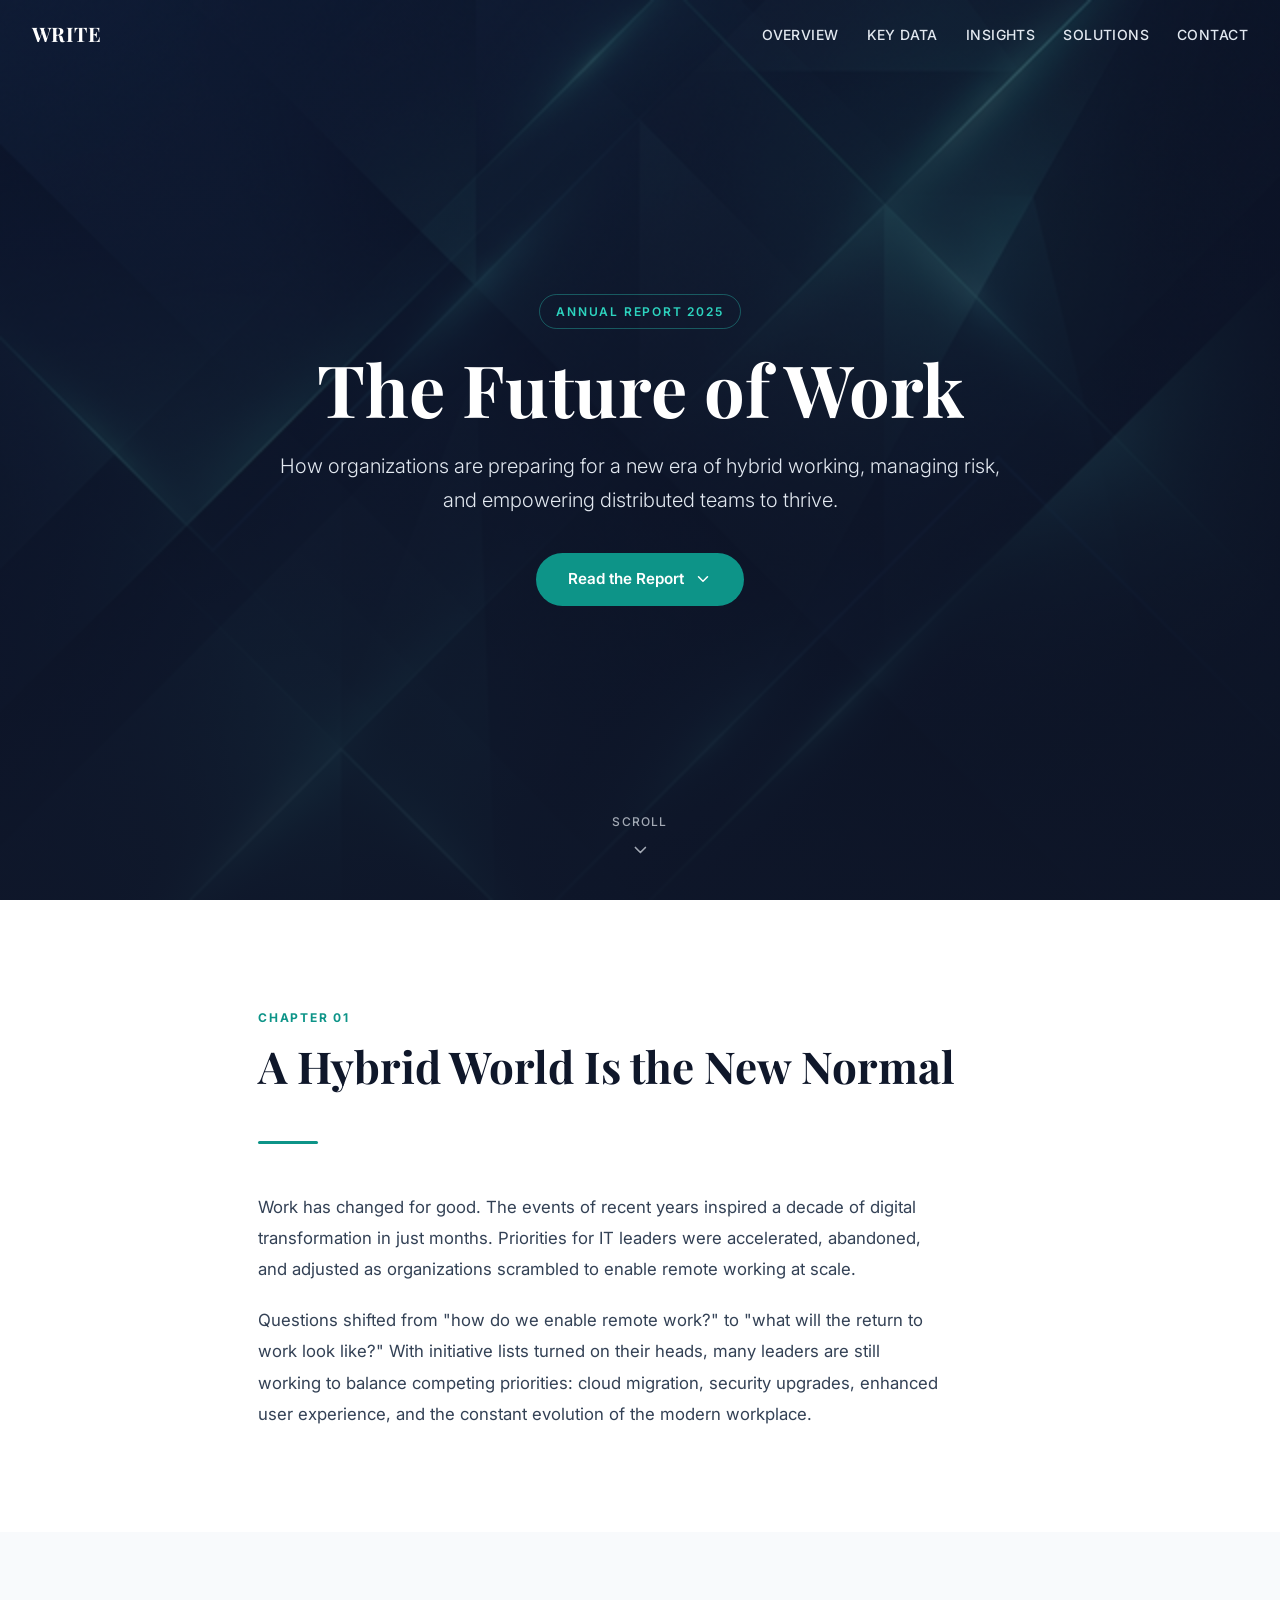
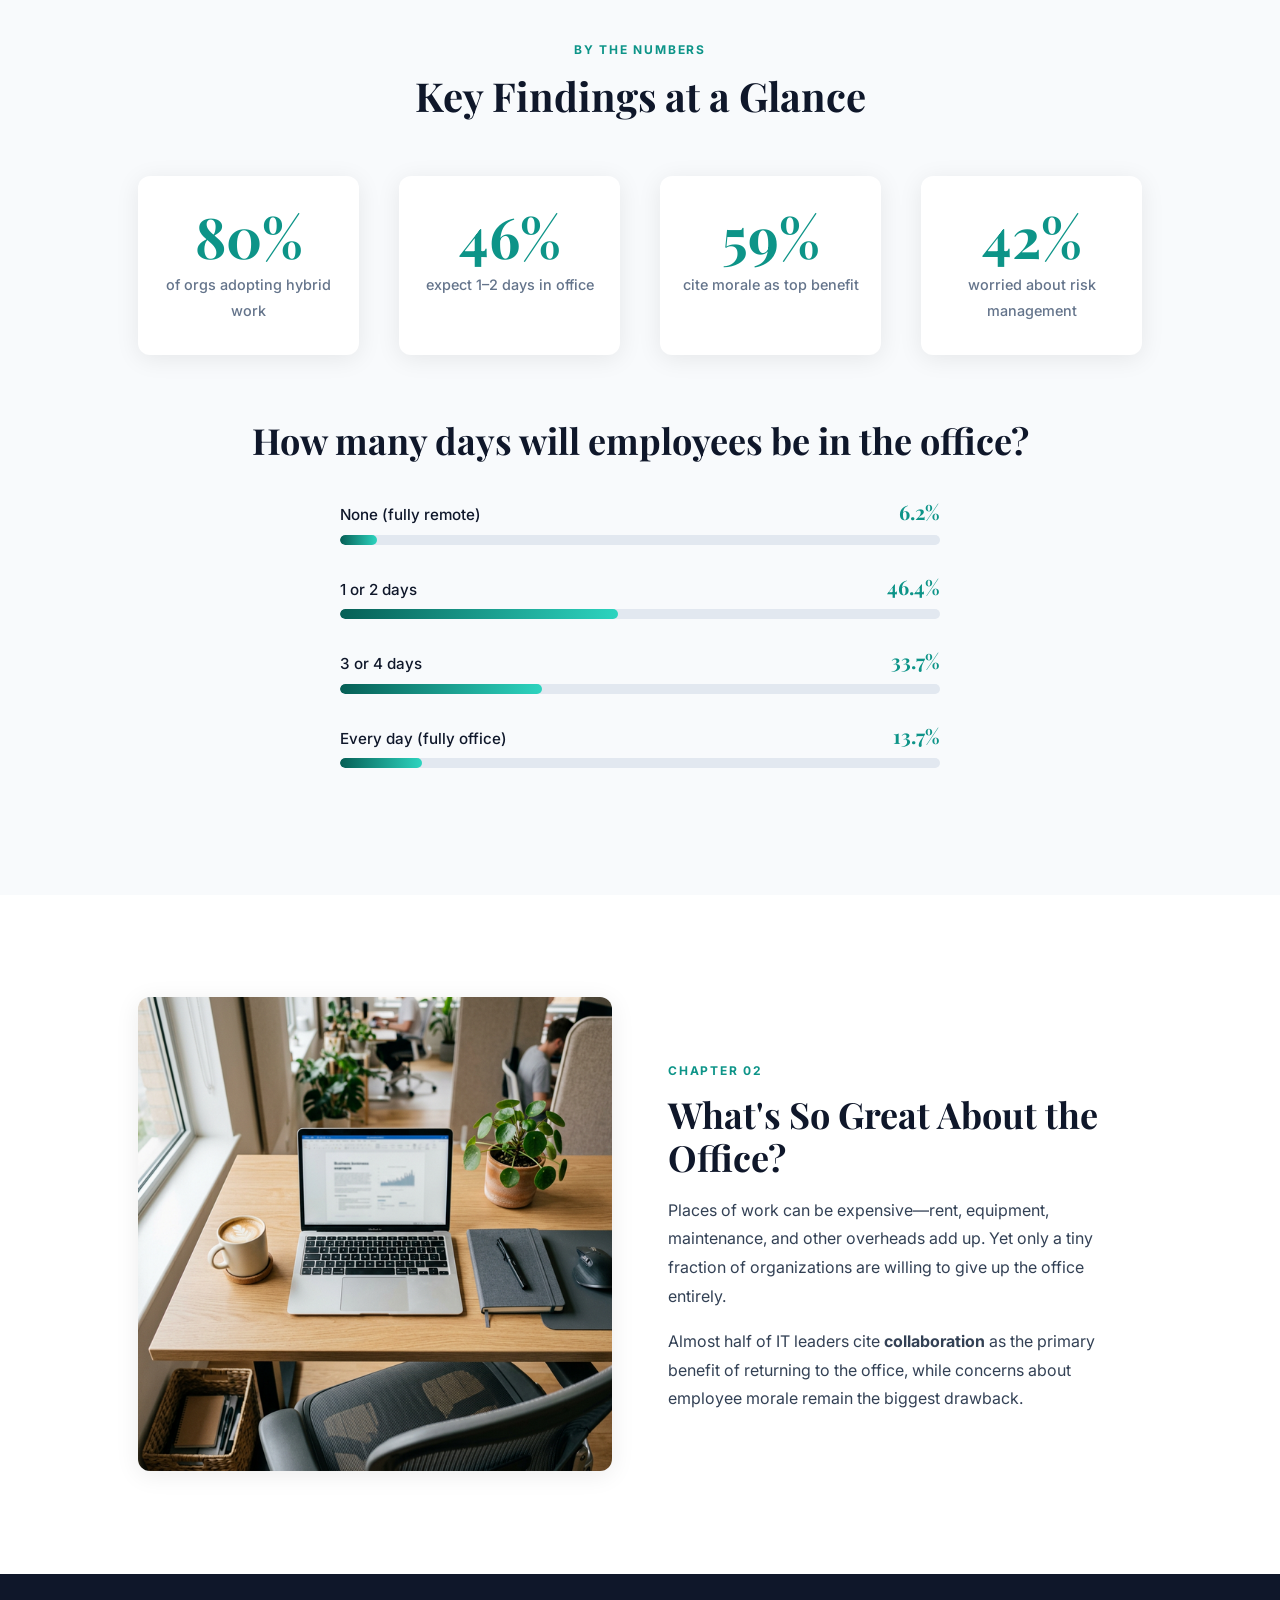
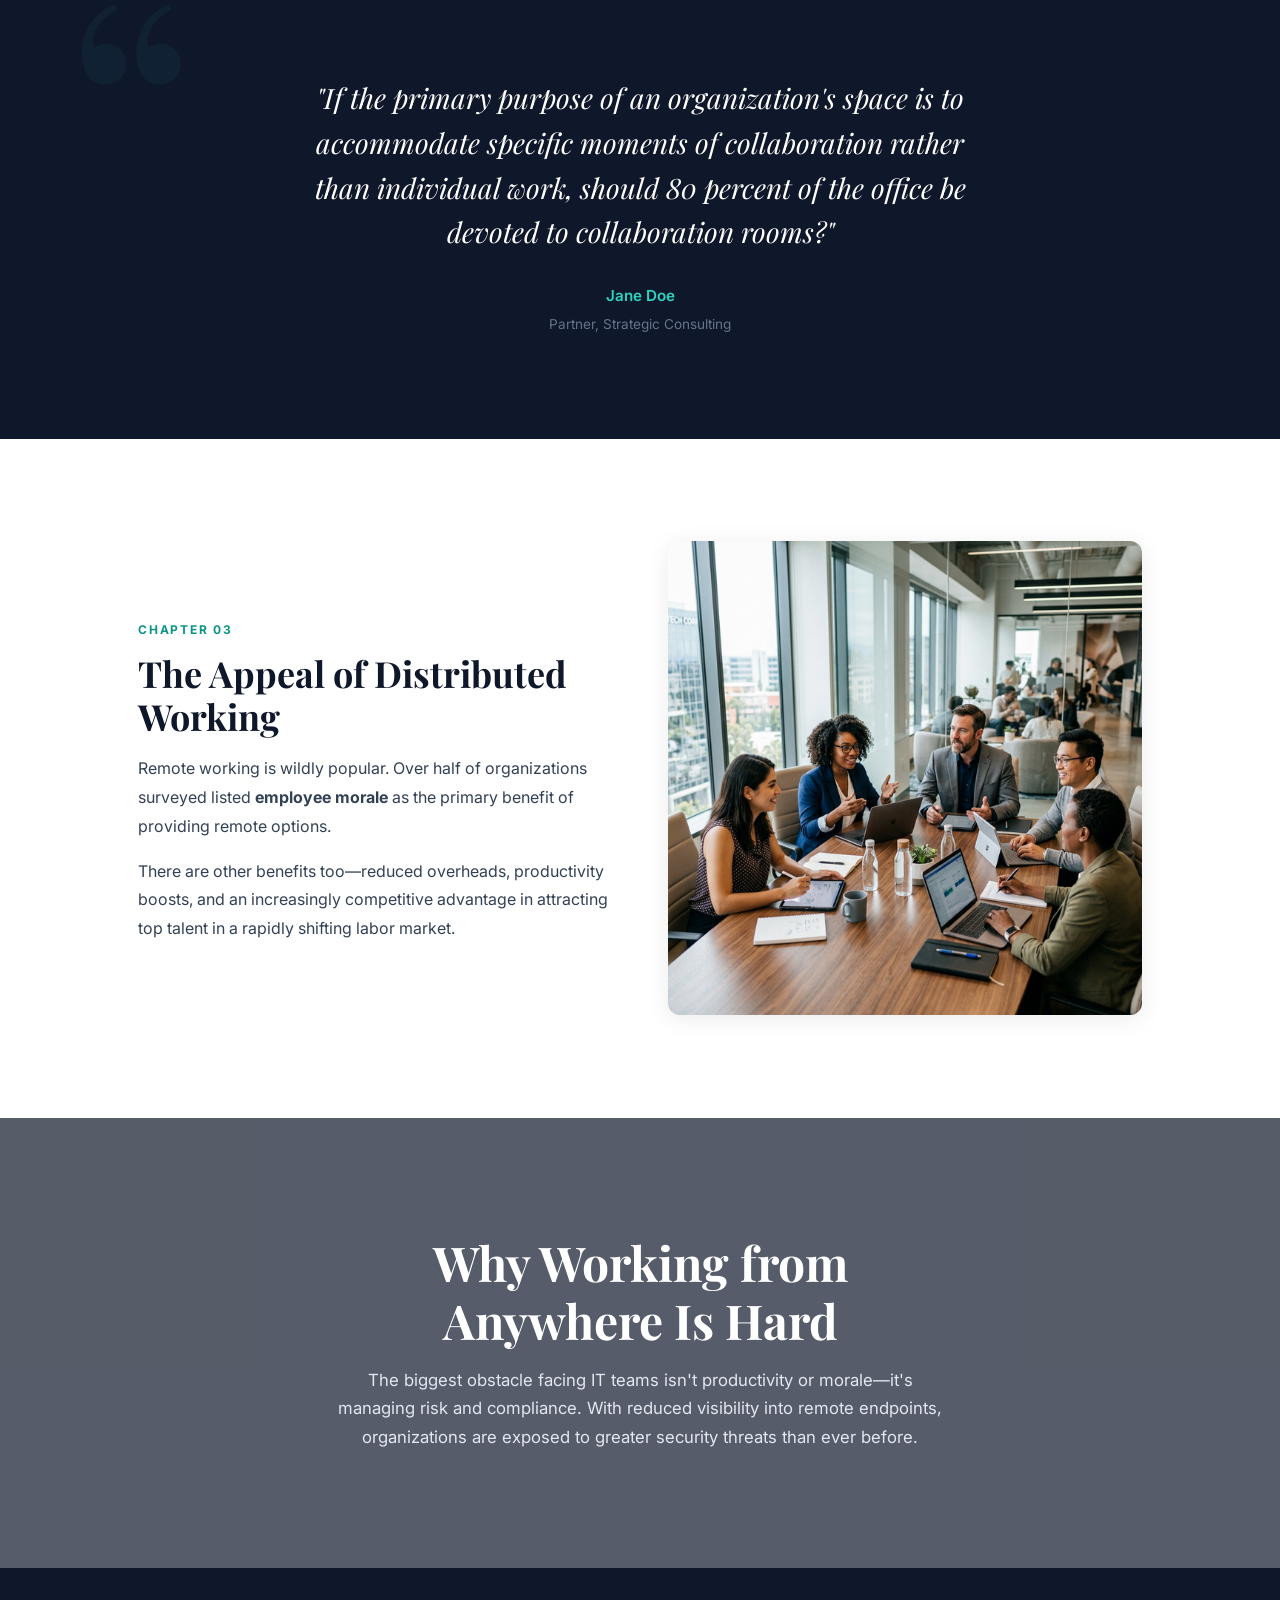
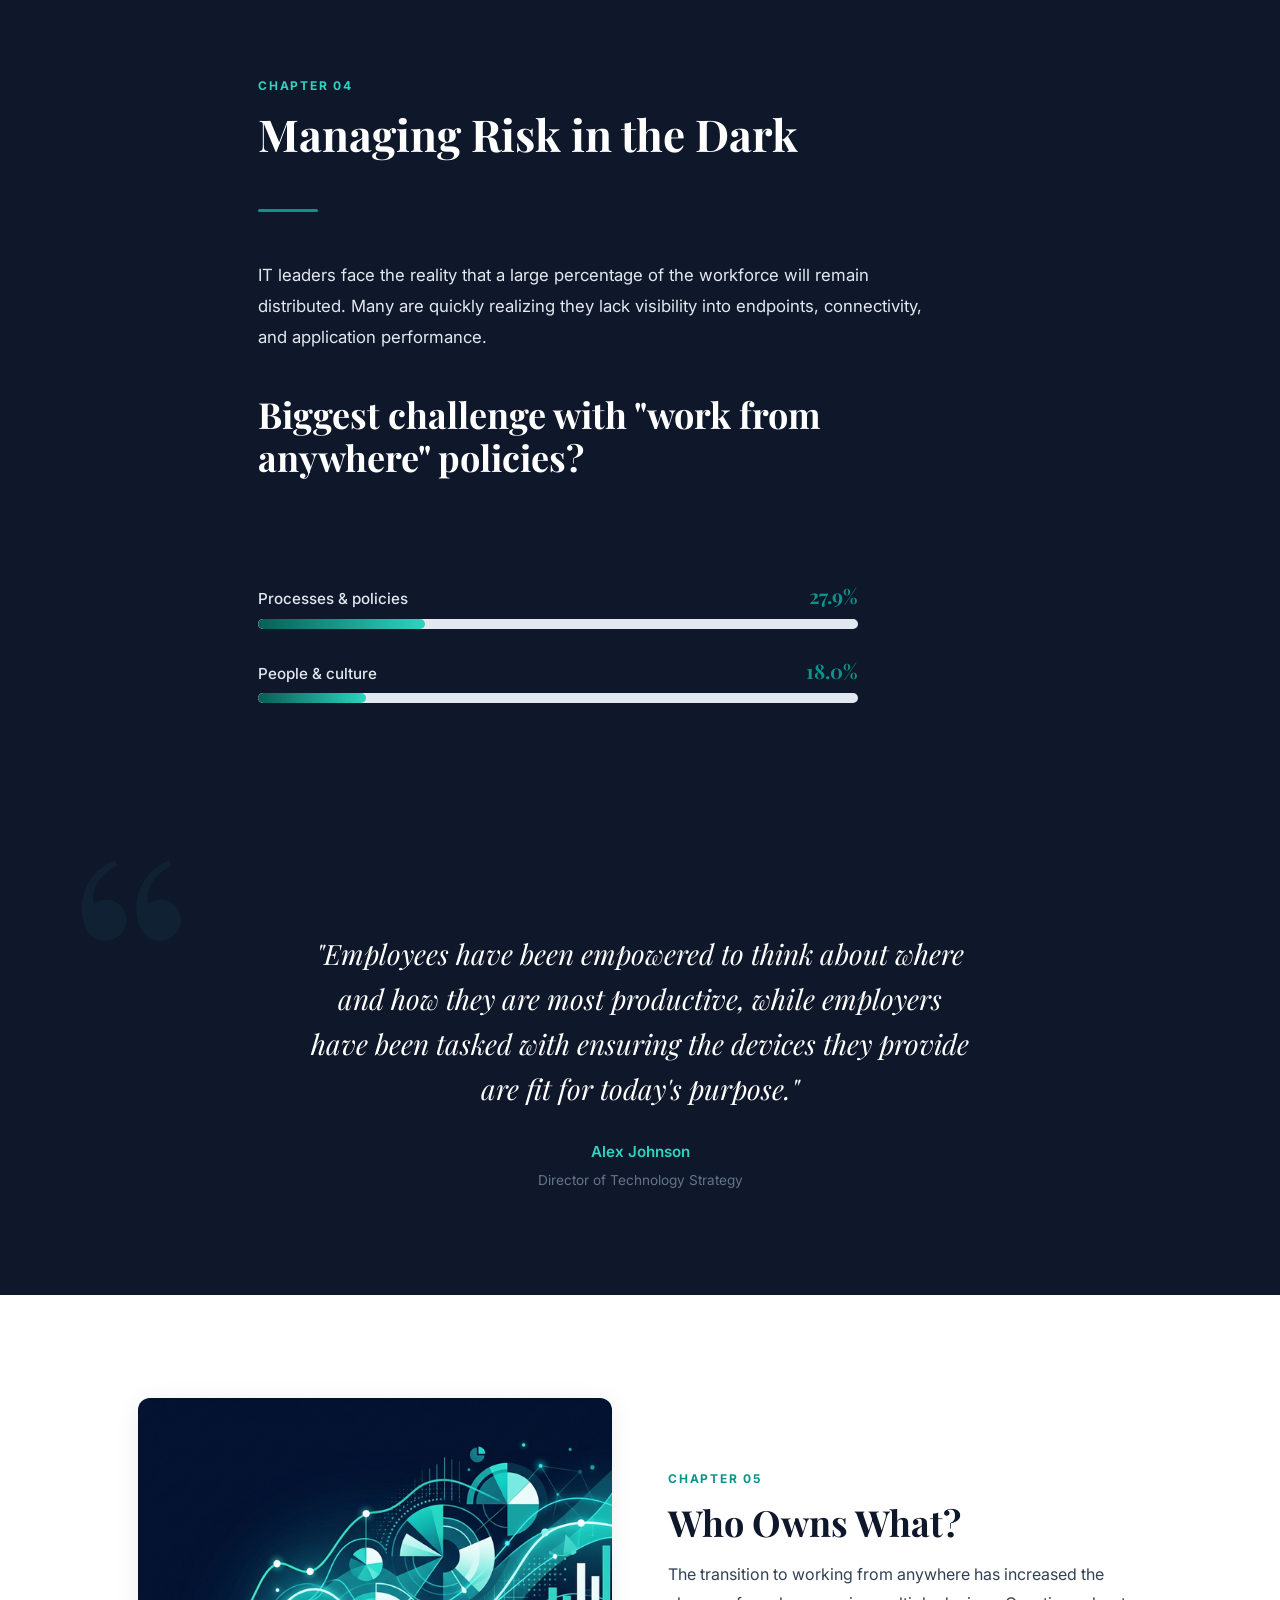
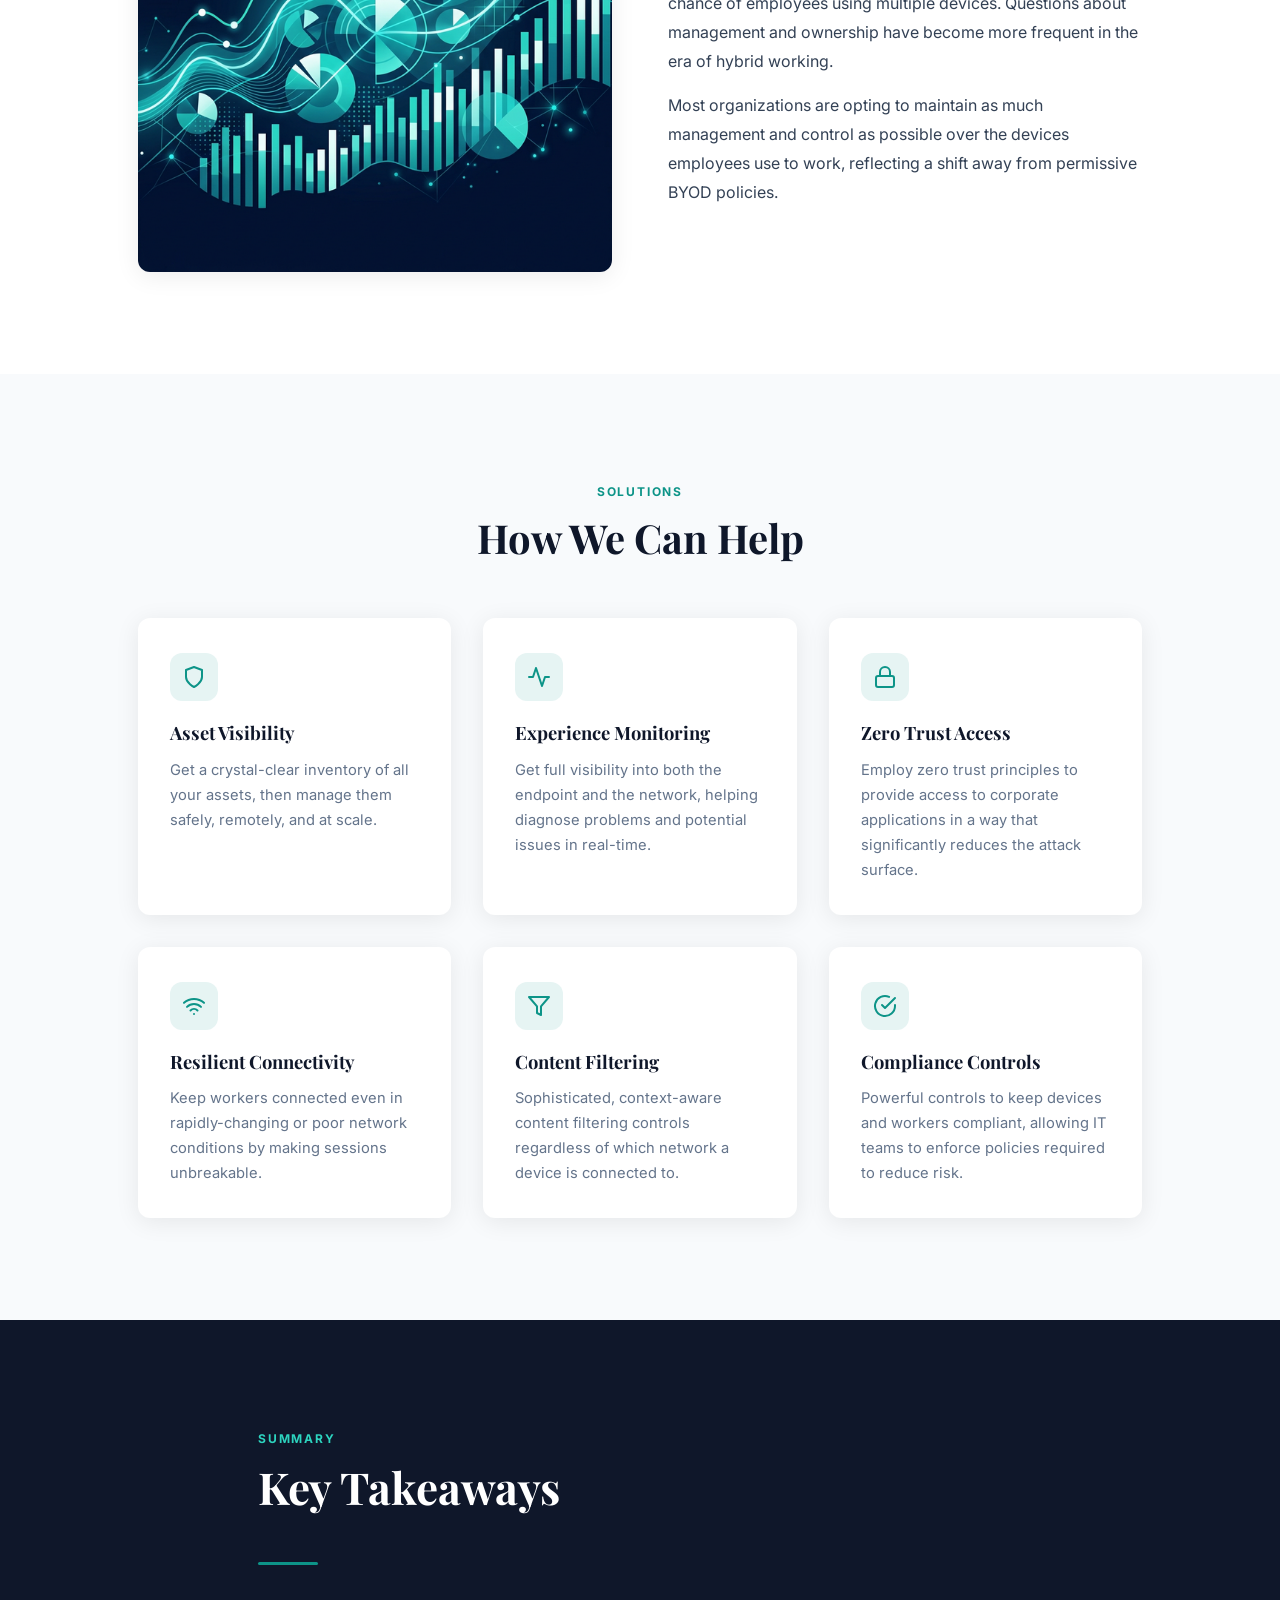
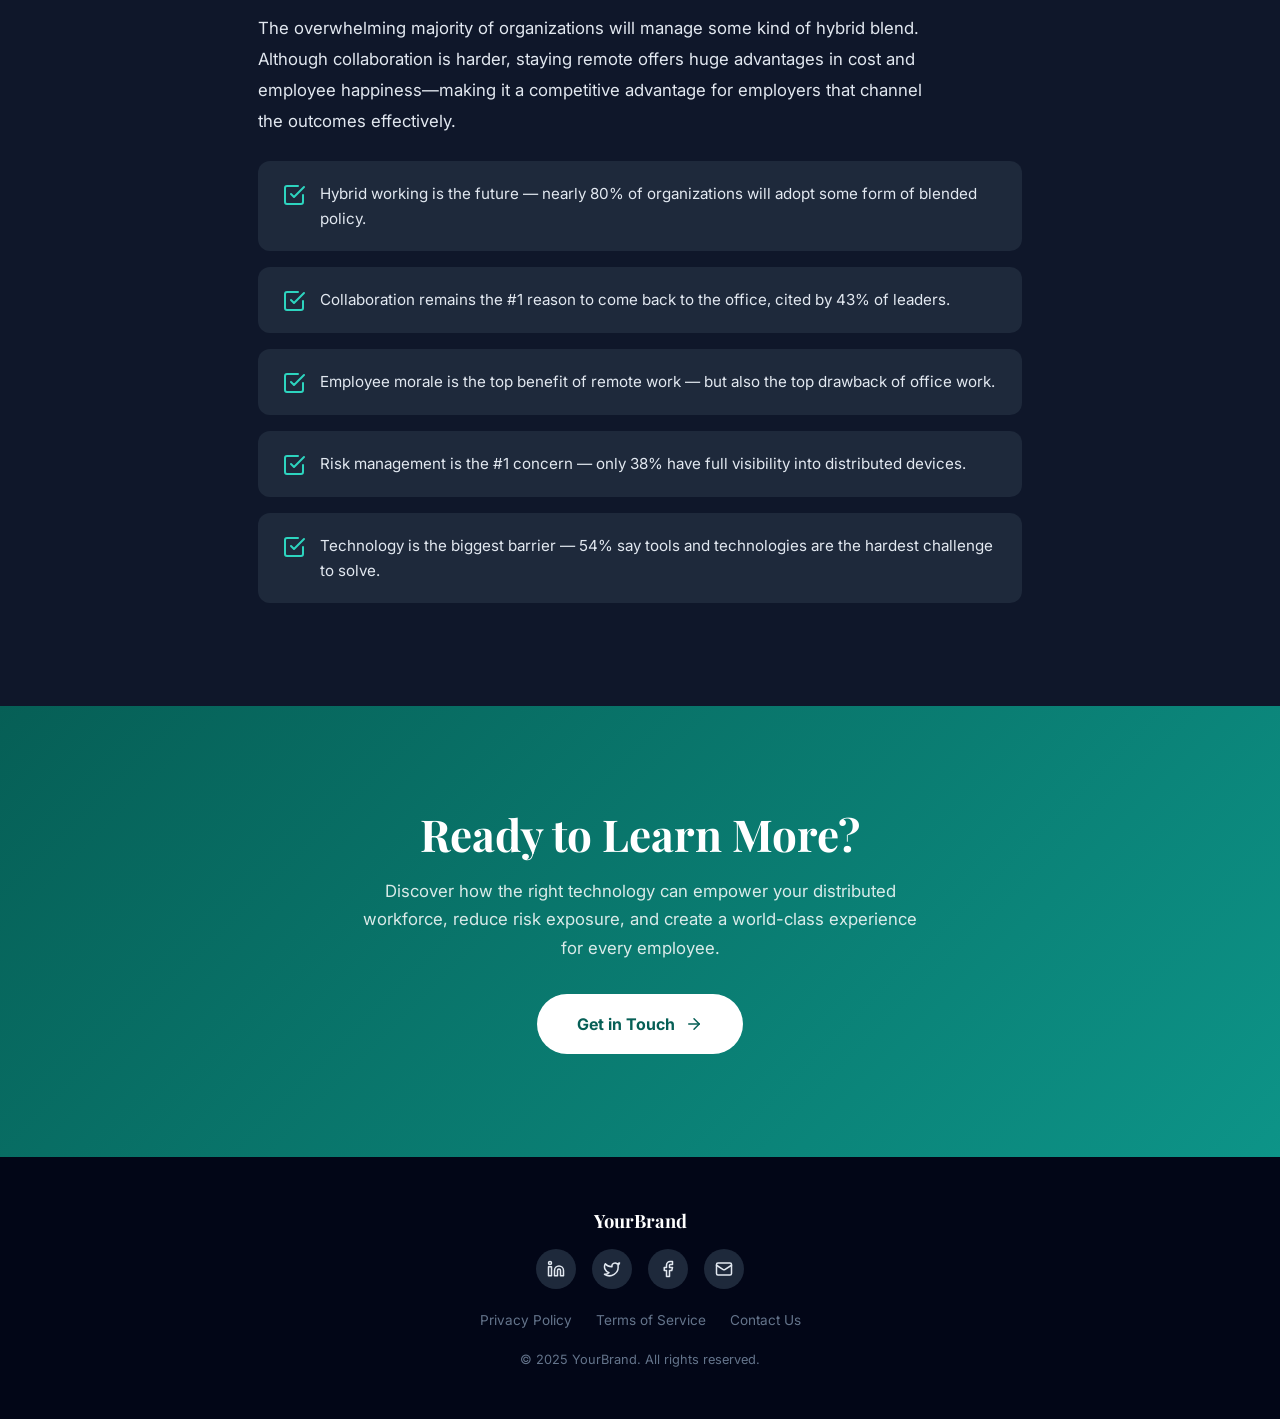
<file: index.html>
<!DOCTYPE html>
<html lang="en">
<head>
  <meta charset="UTF-8" />
  <meta name="viewport" content="width=device-width, initial-scale=1.0" />

  <!-- ═══════════ SEO — EDIT THESE ═══════════ -->
  <title>W.R.I.T.E — WITNESSING REALITY IN TEXTUAL EVIDENCE</title>
  <meta name="description" content="A scrolling storytelling report template. Replace this description with your own." />
  <meta property="og:title" content="W.R.I.T.E — WITNESSING REALITY IN TEXTUAL EVIDENCE" />
  <meta property="og:description" content="Replace this with your own Open Graph description." />
  <meta property="og:image" content="assets/images/hero-bg.png" />

  <!-- Stylesheet -->
  <link rel="stylesheet" href="styles.css" />
</head>

<body>

  <!-- ───────────────────────────────────────────
       READING PROGRESS BAR
       (automatically fills as user scrolls)
  ─────────────────────────────────────────── -->
  <div class="progress-bar" id="progressBar" aria-hidden="true"></div>

  <!-- ═══════════════════════════════════════════
       NAVIGATION
       EDIT: Change brand name and section links
  ═══════════════════════════════════════════ -->
  <nav class="site-nav" id="siteNav">
    <a href="#" class="site-nav__brand">WRITE</a>

    <ul class="site-nav__links" id="navLinks">
      <!-- EDIT: Update href values to match your section IDs -->
      <li><a href="#intro">Overview</a></li>
      <li><a href="#stats">Key Data</a></li>
      <li><a href="#details">Insights</a></li>
      <li><a href="#features">Solutions</a></li>
      <li><a href="#cta">Contact</a></li>
    </ul>

    <!-- Mobile hamburger -->
    <button class="nav-toggle" id="navToggle" aria-label="Toggle navigation">
      <span></span><span></span><span></span>
    </button>
  </nav>

  <!-- ═══════════════════════════════════════════
       SECTION 1 — HERO
       EDIT: Title, subtitle, CTA text, background image
  ═══════════════════════════════════════════ -->
  <section class="hero" id="hero">
    <!-- EDIT: Replace background image path -->
    <div class="hero__bg" style="background-image: url('assets/images/hero-bg.png');"></div>
    <div class="hero__overlay"></div>

    <div class="hero__content">
      <!-- EDIT: Tag / category label -->
      <span class="hero__tag animate-on-scroll">Annual Report 2025</span>

      <!-- EDIT: Hero headline -->
      <h1 class="hero__title animate-on-scroll" data-delay="1">
        The Future of Work
      </h1>

      <!-- EDIT: Short intro paragraph -->
      <p class="hero__subtitle animate-on-scroll" data-delay="2">
        How organizations are preparing for a new era of hybrid working, 
        managing risk, and empowering distributed teams to thrive.
      </p>

      <!-- EDIT: Call-to-action button -->
      <a href="#intro" class="hero__cta animate-on-scroll" data-delay="3">
        Read the Report
        <svg xmlns="http://www.w3.org/2000/svg" width="18" height="18" viewBox="0 0 24 24" fill="none" stroke="currentColor" stroke-width="2" stroke-linecap="round" stroke-linejoin="round"><path d="m6 9 6 6 6-6"/></svg>
      </a>
    </div>

    <!-- Scroll hint animation -->
    <div class="hero__scroll-hint">
      SCROLL
      <svg xmlns="http://www.w3.org/2000/svg" viewBox="0 0 24 24" fill="none" stroke="currentColor" stroke-width="2" stroke-linecap="round" stroke-linejoin="round"><path d="m6 9 6 6 6-6"/></svg>
    </div>
  </section>

  <!-- ═══════════════════════════════════════════
       SECTION 2 — INTRODUCTION TEXT BLOCK
       EDIT: Eyebrow, title, and body paragraphs
  ═══════════════════════════════════════════ -->
  <section class="section-intro" id="intro">
    <div class="container">
      <span class="section-intro__eyebrow animate-on-scroll">Chapter 01</span>
      <h2 class="section-intro__title animate-on-scroll" data-delay="1">
        A Hybrid World Is the New Normal
      </h2>
      <hr class="section-divider animate-on-scroll" data-delay="2" />

      <!-- EDIT: Replace these paragraphs with your own content -->
      <div class="section-intro__body animate-on-scroll" data-delay="2">
        <p>
          Work has changed for good. The events of recent years inspired a decade of digital 
          transformation in just months. Priorities for IT leaders were accelerated, abandoned, 
          and adjusted as organizations scrambled to enable remote working at scale.
        </p>
        <p>
          Questions shifted from "how do we enable remote work?" to "what will the return to 
          work look like?" With initiative lists turned on their heads, many leaders are still 
          working to balance competing priorities: cloud migration, security upgrades, enhanced 
          user experience, and the constant evolution of the modern workplace.
        </p>
      </div>
    </div>
  </section>

  <!-- ═══════════════════════════════════════════
       SECTION 3 — KEY STATISTICS
       EDIT: Numbers, labels, bar chart values
  ═══════════════════════════════════════════ -->
  <section class="section-stats" id="stats">
    <div class="container container--wide">

      <div class="features-header">
        <span class="features-header__eyebrow animate-on-scroll">By the Numbers</span>
        <h2 class="features-header__title animate-on-scroll" data-delay="1">
          Key Findings at a Glance
        </h2>
      </div>

      <!-- ── Big Number Cards ── -->
      <!-- EDIT: Change each number and label -->
      <div class="stats-grid">
        <div class="stat-card animate-on-scroll" data-delay="1">
          <div class="stat-card__number" data-count-to="80">0</div>
          <div class="stat-card__label">of orgs adopting hybrid work</div>
        </div>
        <div class="stat-card animate-on-scroll" data-delay="2">
          <div class="stat-card__number" data-count-to="46">0</div>
          <div class="stat-card__label">expect 1–2 days in office</div>
        </div>
        <div class="stat-card animate-on-scroll" data-delay="3">
          <div class="stat-card__number" data-count-to="59">0</div>
          <div class="stat-card__label">cite morale as top benefit</div>
        </div>
        <div class="stat-card animate-on-scroll" data-delay="4">
          <div class="stat-card__number" data-count-to="42">0</div>
          <div class="stat-card__label">worried about risk management</div>
        </div>
      </div>

      <!-- ── Survey Bar Chart ── -->
      <!-- EDIT: Adjust --target-width, label, and value for each bar -->
      <div style="margin-top: 4rem;">
        <h3 class="split-text__title animate-on-scroll" style="text-align:center; margin-bottom:2rem;">
          How many days will employees be in the office?
        </h3>
        <div class="bar-stats" style="max-width:600px; margin:0 auto;">
          <div class="bar-stat animate-on-scroll">
            <div class="bar-stat__header">
              <span class="bar-stat__label">None (fully remote)</span>
              <span class="bar-stat__value">6.2%</span>
            </div>
            <div class="bar-stat__track">
              <div class="bar-stat__fill" style="--target-width: 6.2%"></div>
            </div>
          </div>
          <div class="bar-stat animate-on-scroll" data-delay="1">
            <div class="bar-stat__header">
              <span class="bar-stat__label">1 or 2 days</span>
              <span class="bar-stat__value">46.4%</span>
            </div>
            <div class="bar-stat__track">
              <div class="bar-stat__fill" style="--target-width: 46.4%"></div>
            </div>
          </div>
          <div class="bar-stat animate-on-scroll" data-delay="2">
            <div class="bar-stat__header">
              <span class="bar-stat__label">3 or 4 days</span>
              <span class="bar-stat__value">33.7%</span>
            </div>
            <div class="bar-stat__track">
              <div class="bar-stat__fill" style="--target-width: 33.7%"></div>
            </div>
          </div>
          <div class="bar-stat animate-on-scroll" data-delay="3">
            <div class="bar-stat__header">
              <span class="bar-stat__label">Every day (fully office)</span>
              <span class="bar-stat__value">13.7%</span>
            </div>
            <div class="bar-stat__track">
              <div class="bar-stat__fill" style="--target-width: 13.7%"></div>
            </div>
          </div>
        </div>
      </div>

    </div>
  </section>

  <!-- ═══════════════════════════════════════════
       SECTION 4 — IMAGE + TEXT (left image)
       EDIT: Image path, eyebrow, title, body
  ═══════════════════════════════════════════ -->
  <section class="section-split" id="details">
    <div class="container container--wide">
      <div class="split-grid">

        <!-- EDIT: Replace image src -->
        <div class="split-image animate-slide-left">
          <img src="assets/images/section-1.png" alt="Modern workspace" loading="lazy" />
        </div>

        <div class="split-text animate-slide-right">
          <span class="split-text__eyebrow">Chapter 02</span>
          <h2 class="split-text__title">What's So Great About the Office?</h2>
          <div class="split-text__body">
            <p>
              Places of work can be expensive—rent, equipment, maintenance, and other overheads add up. 
              Yet only a tiny fraction of organizations are willing to give up the office entirely.
            </p>
            <p>
              Almost half of IT leaders cite <strong>collaboration</strong> as the primary benefit of 
              returning to the office, while concerns about employee morale remain the biggest drawback.
            </p>
          </div>
        </div>

      </div>
    </div>
  </section>

  <!-- ═══════════════════════════════════════════
       SECTION 5 — BLOCKQUOTE
       EDIT: Quote text, author name, role
  ═══════════════════════════════════════════ -->
  <section class="section-quote">
    <div class="quote-inner animate-on-scroll">
      <!-- EDIT: Your quote text -->
      <p class="quote-inner__text">
        "If the primary purpose of an organization's space is to accommodate specific moments 
        of collaboration rather than individual work, should 80 percent of the office be devoted 
        to collaboration rooms?"
      </p>
      <!-- EDIT: Author and role -->
      <p class="quote-inner__author">Jane Doe</p>
      <p class="quote-inner__role">Partner, Strategic Consulting</p>
    </div>
  </section>

  <!-- ═══════════════════════════════════════════
       SECTION 6 — IMAGE + TEXT (right image, reversed)
       EDIT: Image path, eyebrow, title, body
  ═══════════════════════════════════════════ -->
  <section class="section-split">
    <div class="container container--wide">
      <div class="split-grid split-grid--reverse">

        <div class="split-image animate-slide-right">
          <img src="assets/images/section-2.png" alt="Team collaboration" loading="lazy" />
        </div>

        <div class="split-text animate-slide-left">
          <span class="split-text__eyebrow">Chapter 03</span>
          <h2 class="split-text__title">The Appeal of Distributed Working</h2>
          <div class="split-text__body">
            <p>
              Remote working is wildly popular. Over half of organizations surveyed listed 
              <strong>employee morale</strong> as the primary benefit of providing remote options.
            </p>
            <p>
              There are other benefits too—reduced overheads, productivity boosts, and an increasingly 
              competitive advantage in attracting top talent in a rapidly shifting labor market.
            </p>
          </div>
        </div>

      </div>
    </div>
  </section>

  <!-- ═══════════════════════════════════════════
       SECTION 7 — FULL-WIDTH IMAGE BANNER
       EDIT: Background image, title, body text
  ═══════════════════════════════════════════ -->
  <section class="section-banner">
    <!-- EDIT: Replace background-image -->
    <div class="section-banner__bg" style="background-image: url('assets/images/quote-bg.png');"></div>
    <div class="section-banner__overlay"></div>

    <div class="section-banner__content animate-on-scroll">
      <h2 class="section-banner__title">Why Working from Anywhere Is Hard</h2>
      <p class="section-banner__body">
        The biggest obstacle facing IT teams isn't productivity or morale—it's managing 
        risk and compliance. With reduced visibility into remote endpoints, organizations 
        are exposed to greater security threats than ever before.
      </p>
    </div>
  </section>

  <!-- ═══════════════════════════════════════════
       SECTION 8 — DARK CONTENT BLOCK w/ STATS
       EDIT: Eyebrow, title, body, bar chart data
  ═══════════════════════════════════════════ -->
  <section class="section-dark">
    <div class="container">
      <span class="section-intro__eyebrow animate-on-scroll">Chapter 04</span>
      <h2 class="section-intro__title animate-on-scroll" data-delay="1">
        Managing Risk in the Dark
      </h2>
      <hr class="section-divider animate-on-scroll" data-delay="2" />

      <div class="section-intro__body animate-on-scroll" data-delay="2">
        <p>
          IT leaders face the reality that a large percentage of the workforce will remain 
          distributed. Many are quickly realizing they lack visibility into endpoints, 
          connectivity, and application performance.
        </p>
      </div>

      <!-- Survey-style bars on dark background -->
      <div class="bar-stats" style="max-width:600px; margin-top:2.5rem;">
        <h3 class="split-text__title animate-on-scroll" style="margin-bottom:1.5rem;">
          Biggest challenge with "work from anywhere" policies?
        </h3>
        <div class="bar-stat animate-on-scroll">
          <div class="bar-stat__header">
            <span class="bar-stat__label" style="color: var(--color-text-on-dark);">Tools & technologies</span>
            <span class="bar-stat__value">54.1%</span>
          </div>
          <div class="bar-stat__track">
            <div class="bar-stat__fill" style="--target-width: 54.1%"></div>
          </div>
        </div>
        <div class="bar-stat animate-on-scroll" data-delay="1">
          <div class="bar-stat__header">
            <span class="bar-stat__label" style="color: var(--color-text-on-dark);">Processes & policies</span>
            <span class="bar-stat__value">27.9%</span>
          </div>
          <div class="bar-stat__track">
            <div class="bar-stat__fill" style="--target-width: 27.9%"></div>
          </div>
        </div>
        <div class="bar-stat animate-on-scroll" data-delay="2">
          <div class="bar-stat__header">
            <span class="bar-stat__label" style="color: var(--color-text-on-dark);">People & culture</span>
            <span class="bar-stat__value">18.0%</span>
          </div>
          <div class="bar-stat__track">
            <div class="bar-stat__fill" style="--target-width: 18.0%"></div>
          </div>
        </div>
      </div>
    </div>
  </section>

  <!-- ═══════════════════════════════════════════
       SECTION 9 — SECOND BLOCKQUOTE (variation)
       EDIT: Quote text, author, role
  ═══════════════════════════════════════════ -->
  <section class="section-quote">
    <div class="quote-inner animate-on-scroll">
      <p class="quote-inner__text">
        "Employees have been empowered to think about where and how they are most productive, 
        while employers have been tasked with ensuring the devices they provide are fit for 
        today's purpose."
      </p>
      <p class="quote-inner__author">Alex Johnson</p>
      <p class="quote-inner__role">Director of Technology Strategy</p>
    </div>
  </section>

  <!-- ═══════════════════════════════════════════
       SECTION 10 — IMAGE + TEXT (data visualization)
       EDIT: Image, title, body text
  ═══════════════════════════════════════════ -->
  <section class="section-split">
    <div class="container container--wide">
      <div class="split-grid">

        <div class="split-image animate-slide-left">
          <img src="assets/images/section-3.png" alt="Data visualization" loading="lazy" />
        </div>

        <div class="split-text animate-slide-right">
          <span class="split-text__eyebrow">Chapter 05</span>
          <h2 class="split-text__title">Who Owns What?</h2>
          <div class="split-text__body">
            <p>
              The transition to working from anywhere has increased the chance of employees 
              using multiple devices. Questions about management and ownership have become 
              more frequent in the era of hybrid working.
            </p>
            <p>
              Most organizations are opting to maintain as much management and control as 
              possible over the devices employees use to work, reflecting a shift away from 
              permissive BYOD policies.
            </p>
          </div>
        </div>

      </div>
    </div>
  </section>

  <!-- ═══════════════════════════════════════════
       SECTION 11 — FEATURE CARDS / SOLUTIONS
       EDIT: Each card's icon, title, and body
  ═══════════════════════════════════════════ -->
  <section class="section-features" id="features">
    <div class="container container--wide">

      <div class="features-header">
        <span class="features-header__eyebrow animate-on-scroll">Solutions</span>
        <h2 class="features-header__title animate-on-scroll" data-delay="1">
          How We Can Help
        </h2>
      </div>

      <div class="features-grid">
        <!-- EDIT: Swap SVG icon, title, and body per card -->
        <div class="feature-card animate-on-scroll" data-delay="1">
          <div class="feature-card__icon">
            <!-- Icon: shield -->
            <svg xmlns="http://www.w3.org/2000/svg" viewBox="0 0 24 24" fill="none" stroke="currentColor" stroke-width="2" stroke-linecap="round" stroke-linejoin="round"><path d="M12 22s8-4 8-10V5l-8-3-8 3v7c0 6 8 10 8 10"/></svg>
          </div>
          <h3 class="feature-card__title">Asset Visibility</h3>
          <p class="feature-card__body">
            Get a crystal-clear inventory of all your assets, then manage them safely, 
            remotely, and at scale.
          </p>
        </div>

        <div class="feature-card animate-on-scroll" data-delay="2">
          <div class="feature-card__icon">
            <!-- Icon: activity -->
            <svg xmlns="http://www.w3.org/2000/svg" viewBox="0 0 24 24" fill="none" stroke="currentColor" stroke-width="2" stroke-linecap="round" stroke-linejoin="round"><polyline points="22 12 18 12 15 21 9 3 6 12 2 12"/></svg>
          </div>
          <h3 class="feature-card__title">Experience Monitoring</h3>
          <p class="feature-card__body">
            Get full visibility into both the endpoint and the network, helping diagnose 
            problems and potential issues in real-time.
          </p>
        </div>

        <div class="feature-card animate-on-scroll" data-delay="3">
          <div class="feature-card__icon">
            <!-- Icon: lock -->
            <svg xmlns="http://www.w3.org/2000/svg" viewBox="0 0 24 24" fill="none" stroke="currentColor" stroke-width="2" stroke-linecap="round" stroke-linejoin="round"><rect width="18" height="11" x="3" y="11" rx="2" ry="2"/><path d="M7 11V7a5 5 0 0 1 10 0v4"/></svg>
          </div>
          <h3 class="feature-card__title">Zero Trust Access</h3>
          <p class="feature-card__body">
            Employ zero trust principles to provide access to corporate applications in a 
            way that significantly reduces the attack surface.
          </p>
        </div>

        <div class="feature-card animate-on-scroll" data-delay="4">
          <div class="feature-card__icon">
            <!-- Icon: wifi -->
            <svg xmlns="http://www.w3.org/2000/svg" viewBox="0 0 24 24" fill="none" stroke="currentColor" stroke-width="2" stroke-linecap="round" stroke-linejoin="round"><path d="M12 20h.01"/><path d="M2 8.82a15 15 0 0 1 20 0"/><path d="M5 12.859a10 10 0 0 1 14 0"/><path d="M8.5 16.429a5 5 0 0 1 7 0"/></svg>
          </div>
          <h3 class="feature-card__title">Resilient Connectivity</h3>
          <p class="feature-card__body">
            Keep workers connected even in rapidly-changing or poor network conditions by 
            making sessions unbreakable.
          </p>
        </div>

        <div class="feature-card animate-on-scroll" data-delay="1">
          <div class="feature-card__icon">
            <!-- Icon: filter -->
            <svg xmlns="http://www.w3.org/2000/svg" viewBox="0 0 24 24" fill="none" stroke="currentColor" stroke-width="2" stroke-linecap="round" stroke-linejoin="round"><polygon points="22 3 2 3 10 12.46 10 19 14 21 14 12.46 22 3"/></svg>
          </div>
          <h3 class="feature-card__title">Content Filtering</h3>
          <p class="feature-card__body">
            Sophisticated, context-aware content filtering controls regardless of which 
            network a device is connected to.
          </p>
        </div>

        <div class="feature-card animate-on-scroll" data-delay="2">
          <div class="feature-card__icon">
            <!-- Icon: check-circle -->
            <svg xmlns="http://www.w3.org/2000/svg" viewBox="0 0 24 24" fill="none" stroke="currentColor" stroke-width="2" stroke-linecap="round" stroke-linejoin="round"><path d="M22 11.08V12a10 10 0 1 1-5.93-9.14"/><path d="m9 11 3 3L22 4"/></svg>
          </div>
          <h3 class="feature-card__title">Compliance Controls</h3>
          <p class="feature-card__body">
            Powerful controls to keep devices and workers compliant, allowing IT teams to 
            enforce policies required to reduce risk.
          </p>
        </div>
      </div>

    </div>
  </section>

  <!-- ═══════════════════════════════════════════
       SECTION 12 — SUMMARY (dark block with bullet list)
       EDIT: Title, body, and list items
  ═══════════════════════════════════════════ -->
  <section class="section-dark">
    <div class="container">
      <span class="section-intro__eyebrow animate-on-scroll">Summary</span>
      <h2 class="section-intro__title animate-on-scroll" data-delay="1">
        Key Takeaways
      </h2>
      <hr class="section-divider animate-on-scroll" data-delay="2" />

      <div class="section-intro__body animate-on-scroll" data-delay="2">
        <p>
          The overwhelming majority of organizations will manage some kind of hybrid blend. 
          Although collaboration is harder, staying remote offers huge advantages in cost and 
          employee happiness—making it a competitive advantage for employers that channel the 
          outcomes effectively.
        </p>
      </div>

      <!-- EDIT: Add or remove list items as needed -->
      <ul class="items-list animate-on-scroll" data-delay="3">
        <li>
          <svg class="list-icon" xmlns="http://www.w3.org/2000/svg" viewBox="0 0 24 24" fill="none" stroke="currentColor" stroke-width="2" stroke-linecap="round" stroke-linejoin="round"><path d="m9 11 3 3L22 4"/><path d="M21 12v7a2 2 0 0 1-2 2H5a2 2 0 0 1-2-2V5a2 2 0 0 1 2-2h11"/></svg>
          <span>Hybrid working is the future — nearly 80% of organizations will adopt some form of blended policy.</span>
        </li>
        <li>
          <svg class="list-icon" xmlns="http://www.w3.org/2000/svg" viewBox="0 0 24 24" fill="none" stroke="currentColor" stroke-width="2" stroke-linecap="round" stroke-linejoin="round"><path d="m9 11 3 3L22 4"/><path d="M21 12v7a2 2 0 0 1-2 2H5a2 2 0 0 1-2-2V5a2 2 0 0 1 2-2h11"/></svg>
          <span>Collaboration remains the #1 reason to come back to the office, cited by 43% of leaders.</span>
        </li>
        <li>
          <svg class="list-icon" xmlns="http://www.w3.org/2000/svg" viewBox="0 0 24 24" fill="none" stroke="currentColor" stroke-width="2" stroke-linecap="round" stroke-linejoin="round"><path d="m9 11 3 3L22 4"/><path d="M21 12v7a2 2 0 0 1-2 2H5a2 2 0 0 1-2-2V5a2 2 0 0 1 2-2h11"/></svg>
          <span>Employee morale is the top benefit of remote work — but also the top drawback of office work.</span>
        </li>
        <li>
          <svg class="list-icon" xmlns="http://www.w3.org/2000/svg" viewBox="0 0 24 24" fill="none" stroke="currentColor" stroke-width="2" stroke-linecap="round" stroke-linejoin="round"><path d="m9 11 3 3L22 4"/><path d="M21 12v7a2 2 0 0 1-2 2H5a2 2 0 0 1-2-2V5a2 2 0 0 1 2-2h11"/></svg>
          <span>Risk management is the #1 concern — only 38% have full visibility into distributed devices.</span>
        </li>
        <li>
          <svg class="list-icon" xmlns="http://www.w3.org/2000/svg" viewBox="0 0 24 24" fill="none" stroke="currentColor" stroke-width="2" stroke-linecap="round" stroke-linejoin="round"><path d="m9 11 3 3L22 4"/><path d="M21 12v7a2 2 0 0 1-2 2H5a2 2 0 0 1-2-2V5a2 2 0 0 1 2-2h11"/></svg>
          <span>Technology is the biggest barrier — 54% say tools and technologies are the hardest challenge to solve.</span>
        </li>
      </ul>
    </div>
  </section>

  <!-- ═══════════════════════════════════════════
       SECTION 13 — CALL TO ACTION / ENDING
       EDIT: Title, body, button text and link
  ═══════════════════════════════════════════ -->
  <section class="section-cta" id="cta">
    <div class="container">
      <h2 class="section-cta__title animate-on-scroll">Ready to Learn More?</h2>
      <p class="section-cta__body animate-on-scroll" data-delay="1">
        Discover how the right technology can empower your distributed workforce, reduce risk 
        exposure, and create a world-class experience for every employee.
      </p>
      <!-- EDIT: Button text and destination -->
      <a href="#" class="section-cta__btn animate-on-scroll" data-delay="2">
        Get in Touch
        <svg xmlns="http://www.w3.org/2000/svg" width="18" height="18" viewBox="0 0 24 24" fill="none" stroke="currentColor" stroke-width="2" stroke-linecap="round" stroke-linejoin="round"><path d="M5 12h14"/><path d="m12 5 7 7-7 7"/></svg>
      </a>
    </div>
  </section>

  <!-- ═══════════════════════════════════════════
       FOOTER
       EDIT: Brand name, links, copyright year
  ═══════════════════════════════════════════ -->
  <footer class="site-footer">
    <div class="container">
      <p class="site-footer__brand">YourBrand</p>

      <!-- Social links —— EDIT: Update href values -->
      <div class="social-links">
        <a href="#" aria-label="LinkedIn">
          <svg xmlns="http://www.w3.org/2000/svg" viewBox="0 0 24 24" fill="none" stroke="currentColor" stroke-width="2" stroke-linecap="round" stroke-linejoin="round"><path d="M16 8a6 6 0 0 1 6 6v7h-4v-7a2 2 0 0 0-4 0v7h-4v-7a6 6 0 0 1 6-6z"/><rect width="4" height="12" x="2" y="9"/><circle cx="4" cy="4" r="2"/></svg>
        </a>
        <a href="#" aria-label="Twitter / X">
          <svg xmlns="http://www.w3.org/2000/svg" viewBox="0 0 24 24" fill="none" stroke="currentColor" stroke-width="2" stroke-linecap="round" stroke-linejoin="round"><path d="M22 4s-.7 2.1-2 3.4c1.6 10-9.4 17.3-18 11.6 2.2.1 4.4-.6 6-2C3 15.5.5 9.6 3 5c2.2 2.6 5.6 4.1 9 4-.9-4.2 4-6.6 7-3.8 1.1 0 3-1.2 3-1.2z"/></svg>
        </a>
        <a href="#" aria-label="Facebook">
          <svg xmlns="http://www.w3.org/2000/svg" viewBox="0 0 24 24" fill="none" stroke="currentColor" stroke-width="2" stroke-linecap="round" stroke-linejoin="round"><path d="M18 2h-3a5 5 0 0 0-5 5v3H7v4h3v8h4v-8h3l1-4h-4V7a1 1 0 0 1 1-1h3z"/></svg>
        </a>
        <a href="#" aria-label="Email">
          <svg xmlns="http://www.w3.org/2000/svg" viewBox="0 0 24 24" fill="none" stroke="currentColor" stroke-width="2" stroke-linecap="round" stroke-linejoin="round"><rect width="20" height="16" x="2" y="4" rx="2"/><path d="m22 7-8.97 5.7a1.94 1.94 0 0 1-2.06 0L2 7"/></svg>
        </a>
      </div>

      <!-- Footer links -->
      <ul class="site-footer__links">
        <li><a href="#">Privacy Policy</a></li>
        <li><a href="#">Terms of Service</a></li>
        <li><a href="#">Contact Us</a></li>
      </ul>

      <!-- EDIT: Copyright year and company name -->
      <p class="site-footer__copy">&copy; 2025 YourBrand. All rights reserved.</p>
    </div>
  </footer>

  <!-- JavaScript -->
  <script src="script.js"></script>
</body>
</html>
</file>
<file: styles.css>
/* =============================================================
   SCROLLING REPORT TEMPLATE — styles.css
   =============================================================
   CUSTOMIZATION GUIDE
   ───────────────────
   • Change colours    → edit the CSS variables in :root
   • Change fonts      → swap the Google Fonts @import + font-family vars
   • Change spacing    → adjust --section-padding-* variables
   • Change max width  → adjust --content-max-width
   ============================================================= */

/* ── Google Fonts ─────────────────────────────────────────────── */
/* EDIT: Replace these fonts with your preferred Google Fonts */
@import url('https://fonts.googleapis.com/css2?family=Inter:wght@300;400;500;600;700;800;900&family=Playfair+Display:ital,wght@0,400;0,700;1,400&display=swap');

/* ── CSS Variables (Design Tokens) ───────────────────────────── */
/* EDIT: Change these values to rebrand the entire site instantly */
:root {
  /* ── Primary palette ── */
  --color-primary:        #0d9488;          /* teal accent              */
  --color-primary-light:  #2dd4bf;          /* lighter teal             */
  --color-primary-dark:   #065f56;          /* darker teal              */

  /* ── Neutral palette ── */
  --color-bg-dark:        #0f172a;          /* deep navy (hero, dark sections) */
  --color-bg-darker:      #020617;          /* near-black               */
  --color-bg-light:       #f8fafc;          /* off-white sections       */
  --color-bg-white:       #ffffff;          /* white                    */
  --color-bg-accent:      #1e293b;          /* dark slate (cards, etc.) */

  /* ── Text colours ── */
  --color-text-heading:   #0f172a;          /* headings on light bgs    */
  --color-text-body:      #334155;          /* body text on light bgs   */
  --color-text-muted:     #64748b;          /* captions / secondary     */
  --color-text-on-dark:   #e2e8f0;         /* body text on dark bgs    */
  --color-text-on-dark-h: #ffffff;          /* headings on dark bgs     */

  /* ── Accent / highlight ── */
  --color-highlight:      #f59e0b;          /* amber highlight          */
  --color-stat-bar:       var(--color-primary);
  --color-stat-bar-bg:    #e2e8f0;

  /* ── Typography ── */
  --font-heading: 'Playfair Display', Georgia, serif;
  --font-body:    'Inter', system-ui, -apple-system, sans-serif;

  /* ── Spacing ── */
  --section-padding-y:    clamp(4rem, 8vw, 8rem);
  --section-padding-x:    clamp(1.25rem, 5vw, 3rem);
  --content-max-width:    860px;
  --content-max-width-lg: 1100px;

  /* ── Misc ── */
  --border-radius:        12px;
  --transition-speed:     0.35s;
  --shadow-card:          0 4px 24px rgba(0,0,0,.08);
  --shadow-card-hover:    0 8px 40px rgba(0,0,0,.14);
}

/* ── Reset & Base ────────────────────────────────────────────── */
*, *::before, *::after { box-sizing: border-box; margin: 0; padding: 0; }

html {
  scroll-behavior: smooth;
  font-size: 16px;
  -webkit-font-smoothing: antialiased;
  -moz-osx-font-smoothing: grayscale;
}

body {
  font-family: var(--font-body);
  color: var(--color-text-body);
  background: var(--color-bg-white);
  line-height: 1.75;
  overflow-x: hidden;
}

img { max-width: 100%; height: auto; display: block; }
a   { color: var(--color-primary); text-decoration: none; transition: color var(--transition-speed); }
a:hover { color: var(--color-primary-light); }

/* ── Utility Classes ─────────────────────────────────────────── */
.container {
  width: 100%;
  max-width: var(--content-max-width);
  margin: 0 auto;
  padding: 0 var(--section-padding-x);
}
.container--wide {
  max-width: var(--content-max-width-lg);
}

/* ── Progress Bar (top of page) ──────────────────────────────── */
/* EDIT: Change colour via --color-primary */
.progress-bar {
  position: fixed;
  top: 0; left: 0;
  width: 0%;
  height: 4px;
  background: linear-gradient(90deg, var(--color-primary), var(--color-primary-light));
  z-index: 9999;
  transition: width 0.15s ease-out;
}

/* ── Scroll-triggered Animations ─────────────────────────────── */
.animate-on-scroll {
  opacity: 0;
  transform: translateY(40px);
  transition: opacity 0.8s cubic-bezier(.22,1,.36,1),
              transform 0.8s cubic-bezier(.22,1,.36,1);
}
.animate-on-scroll.is-visible {
  opacity: 1;
  transform: translateY(0);
}
/* Stagger helper: add data-delay="1" … "4" for cascading effect */
.animate-on-scroll[data-delay="1"] { transition-delay: .12s; }
.animate-on-scroll[data-delay="2"] { transition-delay: .24s; }
.animate-on-scroll[data-delay="3"] { transition-delay: .36s; }
.animate-on-scroll[data-delay="4"] { transition-delay: .48s; }

/* Slide-in from left */
.animate-slide-left {
  opacity: 0;
  transform: translateX(-60px);
  transition: opacity 0.8s cubic-bezier(.22,1,.36,1),
              transform 0.8s cubic-bezier(.22,1,.36,1);
}
.animate-slide-left.is-visible {
  opacity: 1;
  transform: translateX(0);
}

/* Slide-in from right */
.animate-slide-right {
  opacity: 0;
  transform: translateX(60px);
  transition: opacity 0.8s cubic-bezier(.22,1,.36,1),
              transform 0.8s cubic-bezier(.22,1,.36,1);
}
.animate-slide-right.is-visible {
  opacity: 1;
  transform: translateX(0);
}

/* Scale-up (for images) */
.animate-scale {
  opacity: 0;
  transform: scale(.92);
  transition: opacity 0.8s cubic-bezier(.22,1,.36,1),
              transform 0.8s cubic-bezier(.22,1,.36,1);
}
.animate-scale.is-visible {
  opacity: 1;
  transform: scale(1);
}

/* ── Floating Storytelling Elements ── */
.floating-element {
  position: fixed;
  z-index: 10;
  pointer-events: none; /* Let users click through to the page */
  animation: floatAnim 10s ease-in-out infinite;
  border-radius: var(--border-radius);
  overflow: hidden;
  box-shadow: var(--shadow-card-hover);
  opacity: 0.6; /* Slightly transparent to not distract fully from text */
  transition: opacity var(--transition-speed);
}
.floating-element img {
  width: 100%;
  height: 100%;
  object-fit: cover;
}

/* Distinct positioning/timing for each floating image */
.float-1 {
  width: 220px; height: 320px;
  top: 15%; left: 2%;
  animation-duration: 12s;
}
.float-2 {
  width: 280px; height: 190px;
  top: 60%; right: -20px;
  animation-duration: 14s;
  animation-delay: 2s;
}
.float-3 {
  width: 180px; height: 180px;
  top: 75%; left: -40px;
  animation-duration: 9s;
  animation-delay: 4s;
  border-radius: 50%; /* Make this one a circle for variety */
}

@keyframes floatAnim {
  0%, 100% { transform: translateY(0) rotate(-2deg); }
  50% { transform: translateY(-40px) rotate(3deg); }
}

@media (max-width: 1024px) {
  .floating-element { opacity: 0.2; } /* Fade out more on smaller screens */
}
@media (max-width: 768px) {
  .floating-element { display: none; } /* Hide completely on mobile */
}

/* ══════════════════════════════════════════════════════════════
   SECTION: Navigation (sticky, minimal)
   ══════════════════════════════════════════════════════════════ */
/* EDIT: Navigation links are in the HTML <nav> element */
.site-nav {
  position: fixed;
  top: 0; left: 0; right: 0;
  z-index: 1000;
  padding: 1rem 2rem;
  display: flex;
  align-items: center;
  justify-content: space-between;
  transition: background var(--transition-speed), box-shadow var(--transition-speed);
}
.site-nav.is-scrolled {
  background: rgba(15, 23, 42, .92);
  backdrop-filter: blur(12px);
  -webkit-backdrop-filter: blur(12px);
  box-shadow: 0 2px 20px rgba(0,0,0,.15);
}
.site-nav__brand {
  font-family: var(--font-heading);
  font-weight: 700;
  font-size: 1.25rem;
  color: var(--color-text-on-dark-h);
  letter-spacing: .02em;
}
.site-nav__links {
  list-style: none;
  display: flex;
  gap: 1.75rem;
}
.site-nav__links a {
  color: var(--color-text-on-dark);
  font-size: .875rem;
  font-weight: 500;
  letter-spacing: .03em;
  text-transform: uppercase;
  position: relative;
}
.site-nav__links a::after {
  content: '';
  position: absolute;
  bottom: -4px; left: 0;
  width: 0; height: 2px;
  background: var(--color-primary-light);
  transition: width var(--transition-speed);
}
.site-nav__links a:hover::after { width: 100%; }

/* Mobile nav toggle */
.nav-toggle {
  display: none;
  background: none; border: none;
  cursor: pointer; padding: .5rem;
}
.nav-toggle span {
  display: block;
  width: 24px; height: 2px;
  background: var(--color-text-on-dark-h);
  margin: 5px 0;
  transition: transform var(--transition-speed), opacity var(--transition-speed);
}
.nav-toggle.is-active span:nth-child(1) { transform: rotate(45deg) translate(5px,5px); }
.nav-toggle.is-active span:nth-child(2) { opacity: 0; }
.nav-toggle.is-active span:nth-child(3) { transform: rotate(-45deg) translate(5px,-5px); }

/* ══════════════════════════════════════════════════════════════
   SECTION 1: Hero
   ══════════════════════════════════════════════════════════════ */
/* EDIT: Change the background image in the HTML inline style or here */
.hero {
  position: relative;
  min-height: 100vh;
  display: flex;
  align-items: center;
  justify-content: center;
  text-align: center;
  overflow: hidden;
  background: var(--color-bg-dark);
}
.hero__bg {
  position: absolute;
  inset: 0;
  background-size: cover;
  background-position: center;
  opacity: .45;
  transition: transform 12s ease-out;
}
.hero:hover .hero__bg { transform: scale(1.03); }

.hero__overlay {
  position: absolute;
  inset: 0;
  background: linear-gradient(
    180deg,
    rgba(15, 23, 42, .3) 0%,
    rgba(15, 23, 42, .85) 100%
  );
}
.hero__content {
  position: relative;
  z-index: 2;
  max-width: 720px;
}
.hero__tag {
  display: inline-block;
  font-family: var(--font-body);
  font-size: .75rem;
  font-weight: 600;
  letter-spacing: .15em;
  text-transform: uppercase;
  color: var(--color-primary-light);
  margin-bottom: 1.25rem;
  border: 1px solid rgba(45, 212, 191, .35);
  padding: .4rem 1rem;
  border-radius: 100px;
}
.hero__title {
  font-family: var(--font-heading);
  font-size: clamp(2.5rem, 6vw, 4.5rem);
  font-weight: 700;
  color: var(--color-text-on-dark-h);
  line-height: 1.1;
  margin-bottom: 1.25rem;
}
.hero__subtitle {
  font-size: clamp(1rem, 2vw, 1.25rem);
  color: var(--color-text-on-dark);
  line-height: 1.7;
  margin-bottom: 2.25rem;
  font-weight: 300;
}
.hero__cta {
  display: inline-flex;
  align-items: center;
  gap: .6rem;
  background: var(--color-primary);
  color: #fff;
  font-weight: 600;
  font-size: .95rem;
  padding: .85rem 2rem;
  border-radius: 100px;
  transition: background var(--transition-speed), transform var(--transition-speed);
}
.hero__cta:hover {
  background: var(--color-primary-light);
  color: #fff;
  transform: translateY(-2px);
}
.hero__scroll-hint {
  position: absolute;
  bottom: 2.5rem;
  left: 50%;
  transform: translateX(-50%);
  z-index: 2;
  display: flex;
  flex-direction: column;
  align-items: center;
  gap: .5rem;
  color: var(--color-text-on-dark);
  font-size: .75rem;
  font-weight: 500;
  letter-spacing: .1em;
  text-transform: uppercase;
  opacity: .7;
  animation: bounce 2s infinite;
}
.hero__scroll-hint svg { width: 20px; height: 20px; }
@keyframes bounce {
  0%, 100% { transform: translateX(-50%) translateY(0); }
  50%      { transform: translateX(-50%) translateY(8px); }
}

/* ══════════════════════════════════════════════════════════════
   SECTION: Intro (text-only block)
   ══════════════════════════════════════════════════════════════ */
.section-intro {
  padding: var(--section-padding-y) 0;
  background: var(--color-bg-white);
}
.section-intro__eyebrow {
  display: inline-block;
  font-size: .75rem;
  font-weight: 700;
  letter-spacing: .15em;
  text-transform: uppercase;
  color: var(--color-primary);
  margin-bottom: .75rem;
}
.section-intro__title {
  font-family: var(--font-heading);
  font-size: clamp(1.75rem, 4vw, 2.75rem);
  font-weight: 700;
  color: var(--color-text-heading);
  line-height: 1.2;
  margin-bottom: 1.5rem;
}
.section-intro__body {
  font-size: 1.05rem;
  line-height: 1.85;
  color: var(--color-text-body);
  max-width: 680px;
}
.section-intro__body p + p { margin-top: 1.25rem; }

/* ── Divider ── */
.section-divider {
  width: 60px;
  height: 3px;
  background: var(--color-primary);
  border: none;
  margin: 3rem 0;
  border-radius: 4px;
}

/* ══════════════════════════════════════════════════════════════
   SECTION: Statistics / Key Numbers
   ══════════════════════════════════════════════════════════════ */
/* EDIT: Change stat values in the HTML */
.section-stats {
  padding: var(--section-padding-y) 0;
  background: var(--color-bg-light);
}
.stats-grid {
  display: grid;
  grid-template-columns: repeat(auto-fit, minmax(200px, 1fr));
  gap: 2.5rem;
}
.stat-card {
  text-align: center;
  padding: 2rem 1rem;
  background: var(--color-bg-white);
  border-radius: var(--border-radius);
  box-shadow: var(--shadow-card);
  transition: transform var(--transition-speed), box-shadow var(--transition-speed);
}
.stat-card:hover {
  transform: translateY(-6px);
  box-shadow: var(--shadow-card-hover);
}
.stat-card__number {
  font-family: var(--font-heading);
  font-size: clamp(2.5rem, 5vw, 3.5rem);
  font-weight: 700;
  color: var(--color-primary);
  line-height: 1;
  margin-bottom: .5rem;
}
.stat-card__label {
  font-size: .9rem;
  color: var(--color-text-muted);
  font-weight: 500;
}

/* ── Horizontal Bar Stats (survey-style) ── */
.bar-stats { margin-top: 2rem; }
.bar-stat {
  margin-bottom: 1.5rem;
}
.bar-stat__header {
  display: flex;
  justify-content: space-between;
  align-items: baseline;
  margin-bottom: .35rem;
}
.bar-stat__label {
  font-size: .95rem;
  font-weight: 500;
  color: var(--color-text-heading);
}
.bar-stat__value {
  font-family: var(--font-heading);
  font-size: 1.25rem;
  font-weight: 700;
  color: var(--color-primary);
}
.bar-stat__track {
  width: 100%;
  height: 10px;
  background: var(--color-stat-bar-bg);
  border-radius: 100px;
  overflow: hidden;
}
.bar-stat__fill {
  height: 100%;
  border-radius: 100px;
  background: linear-gradient(90deg, var(--color-primary-dark), var(--color-primary-light));
  width: 0%;
  transition: width 1.2s cubic-bezier(.22,1,.36,1);
}
.bar-stat__fill.is-visible {
  /* width set via inline style: style="--target-width: 46%" */
}

/* ══════════════════════════════════════════════════════════════
   SECTION: Image + Text Side-by-Side
   ══════════════════════════════════════════════════════════════ */
.section-split {
  padding: var(--section-padding-y) 0;
}
.split-grid {
  display: grid;
  grid-template-columns: 1fr 1fr;
  gap: 3.5rem;
  align-items: center;
}
.split-grid--reverse .split-image { order: 2; }
.split-grid--reverse .split-text  { order: 1; }

.split-image {
  border-radius: var(--border-radius);
  overflow: hidden;
  box-shadow: var(--shadow-card);
}
.split-image img {
  width: 100%;
  height: 100%;
  object-fit: cover;
  transition: transform .6s ease;
}
.split-image:hover img { transform: scale(1.04); }

.split-text__eyebrow {
  display: inline-block;
  font-size: .75rem;
  font-weight: 700;
  letter-spacing: .15em;
  text-transform: uppercase;
  color: var(--color-primary);
  margin-bottom: .75rem;
}
.split-text__title {
  font-family: var(--font-heading);
  font-size: clamp(1.5rem, 3.5vw, 2.25rem);
  font-weight: 700;
  color: var(--color-text-heading);
  line-height: 1.2;
  margin-bottom: 1rem;
}
.split-text__body {
  font-size: 1rem;
  line-height: 1.8;
  color: var(--color-text-body);
}
.split-text__body p + p { margin-top: 1rem; }

/* ══════════════════════════════════════════════════════════════
   SECTION: Full-width Image Banner
   ══════════════════════════════════════════════════════════════ */
.section-banner {
  position: relative;
  min-height: 50vh;
  display: flex;
  align-items: center;
  justify-content: center;
  text-align: center;
  overflow: hidden;
}
.section-banner__bg {
  position: absolute;
  inset: 0;
  background-size: cover;
  background-position: center;
  background-attachment: fixed;
}
.section-banner__overlay {
  position: absolute;
  inset: 0;
  background: rgba(15, 23, 42, .7);
}
.section-banner__content {
  position: relative;
  z-index: 2;
  padding: var(--section-padding-y) var(--section-padding-x);
  max-width: 720px;
}
.section-banner__title {
  font-family: var(--font-heading);
  font-size: clamp(1.75rem, 4vw, 3rem);
  font-weight: 700;
  color: var(--color-text-on-dark-h);
  line-height: 1.2;
  margin-bottom: 1rem;
}
.section-banner__body {
  font-size: 1.05rem;
  color: var(--color-text-on-dark);
  line-height: 1.7;
}

/* ══════════════════════════════════════════════════════════════
   SECTION: Blockquote / Pull-quote
   ══════════════════════════════════════════════════════════════ */
/* EDIT: Change quote text, author, and role in the HTML */
.section-quote {
  padding: var(--section-padding-y) 0;
  background: var(--color-bg-dark);
  position: relative;
  overflow: hidden;
}
.section-quote::before {
  content: '\201C';                /* large decorative quote mark */
  position: absolute;
  top: -2rem; left: 5%;
  font-family: var(--font-heading);
  font-size: 20rem;
  color: rgba(13, 148, 136, .08);
  line-height: 1;
  pointer-events: none;
}
.quote-inner {
  max-width: 760px;
  margin: 0 auto;
  text-align: center;
  padding: 0 var(--section-padding-x);
}
.quote-inner__text {
  font-family: var(--font-heading);
  font-size: clamp(1.25rem, 3vw, 1.75rem);
  font-weight: 400;
  font-style: italic;
  color: var(--color-text-on-dark-h);
  line-height: 1.6;
  margin-bottom: 1.75rem;
}
.quote-inner__author {
  font-family: var(--font-body);
  font-size: .95rem;
  font-weight: 600;
  color: var(--color-primary-light);
}
.quote-inner__role {
  font-family: var(--font-body);
  font-size: .85rem;
  color: var(--color-text-muted);
  margin-top: .2rem;
}

/* ══════════════════════════════════════════════════════════════
   SECTION: Bullet / Feature List
   ══════════════════════════════════════════════════════════════ */
.section-features {
  padding: var(--section-padding-y) 0;
  background: var(--color-bg-light);
}
.features-header {
  text-align: center;
  margin-bottom: 3.5rem;
}
.features-header__eyebrow {
  display: inline-block;
  font-size: .75rem;
  font-weight: 700;
  letter-spacing: .15em;
  text-transform: uppercase;
  color: var(--color-primary);
  margin-bottom: .75rem;
}
.features-header__title {
  font-family: var(--font-heading);
  font-size: clamp(1.5rem, 3.5vw, 2.5rem);
  font-weight: 700;
  color: var(--color-text-heading);
  line-height: 1.2;
}
.features-grid {
  display: grid;
  grid-template-columns: repeat(auto-fit, minmax(280px, 1fr));
  gap: 2rem;
}
.feature-card {
  background: var(--color-bg-white);
  border-radius: var(--border-radius);
  padding: 2rem;
  box-shadow: var(--shadow-card);
  transition: transform var(--transition-speed), box-shadow var(--transition-speed);
  border-top: 3px solid transparent;
}
.feature-card:hover {
  transform: translateY(-4px);
  box-shadow: var(--shadow-card-hover);
  border-top-color: var(--color-primary);
}
.feature-card__icon {
  width: 48px; height: 48px;
  margin-bottom: 1rem;
  display: flex;
  align-items: center;
  justify-content: center;
  color: var(--color-primary);
  background: rgba(13, 148, 136, .1);
  border-radius: 12px;
}
.feature-card__icon svg { width: 24px; height: 24px; }
.feature-card__title {
  font-family: var(--font-heading);
  font-size: 1.15rem;
  font-weight: 700;
  color: var(--color-text-heading);
  margin-bottom: .5rem;
}
.feature-card__body {
  font-size: .92rem;
  color: var(--color-text-muted);
  line-height: 1.7;
}

/* ══════════════════════════════════════════════════════════════
   SECTION: Dark Content Block (alternate)
   ══════════════════════════════════════════════════════════════ */
.section-dark {
  padding: var(--section-padding-y) 0;
  background: var(--color-bg-dark);
}
.section-dark .section-intro__eyebrow { color: var(--color-primary-light); }
.section-dark .section-intro__title   { color: var(--color-text-on-dark-h); }
.section-dark .section-intro__body    { color: var(--color-text-on-dark); }
.section-dark .split-text__eyebrow    { color: var(--color-primary-light); }
.section-dark .split-text__title      { color: var(--color-text-on-dark-h); }
.section-dark .split-text__body       { color: var(--color-text-on-dark); }

/* Items list (like the summary bullet points) */
.items-list {
  list-style: none;
  margin-top: 1.5rem;
  display: grid;
  gap: 1rem;
}
.items-list li {
  padding: 1.25rem 1.5rem;
  background: var(--color-bg-accent);
  border-radius: var(--border-radius);
  color: var(--color-text-on-dark);
  font-size: .95rem;
  line-height: 1.65;
  display: flex;
  align-items: flex-start;
  gap: .9rem;
  transition: transform var(--transition-speed);
}
.items-list li:hover { transform: translateX(6px); }
.items-list li .list-icon {
  flex-shrink: 0;
  width: 24px; height: 24px;
  color: var(--color-primary-light);
  margin-top: 2px;
}

/* ══════════════════════════════════════════════════════════════
   SECTION: CTA / Ending
   ══════════════════════════════════════════════════════════════ */
.section-cta {
  padding: var(--section-padding-y) 0;
  background: linear-gradient(135deg, var(--color-primary-dark), var(--color-primary));
  text-align: center;
}
.section-cta__title {
  font-family: var(--font-heading);
  font-size: clamp(1.75rem, 4vw, 2.75rem);
  font-weight: 700;
  color: #fff;
  line-height: 1.2;
  margin-bottom: 1rem;
}
.section-cta__body {
  font-size: 1.05rem;
  color: rgba(255,255,255,.85);
  max-width: 560px;
  margin: 0 auto 2rem;
  line-height: 1.7;
}
.section-cta__btn {
  display: inline-flex;
  align-items: center;
  gap: .6rem;
  background: #fff;
  color: var(--color-primary-dark);
  font-weight: 700;
  font-size: 1rem;
  padding: 1rem 2.5rem;
  border-radius: 100px;
  transition: transform var(--transition-speed), box-shadow var(--transition-speed);
}
.section-cta__btn:hover {
  color: var(--color-primary-dark);
  transform: translateY(-3px);
  box-shadow: 0 8px 32px rgba(0,0,0,.2);
}

/* ══════════════════════════════════════════════════════════════
   FOOTER
   ══════════════════════════════════════════════════════════════ */
.site-footer {
  padding: 3rem 0;
  background: var(--color-bg-darker);
  text-align: center;
}
.site-footer__brand {
  font-family: var(--font-heading);
  font-weight: 700;
  font-size: 1.15rem;
  color: var(--color-text-on-dark-h);
  margin-bottom: .75rem;
}
.site-footer__links {
  list-style: none;
  display: flex;
  justify-content: center;
  gap: 1.5rem;
  margin-bottom: 1rem;
  flex-wrap: wrap;
}
.site-footer__links a {
  font-size: .85rem;
  color: var(--color-text-muted);
}
.site-footer__links a:hover { color: var(--color-primary-light); }
.site-footer__copy {
  font-size: .8rem;
  color: var(--color-text-muted);
}
.social-links {
  display: flex;
  justify-content: center;
  gap: 1rem;
  margin-bottom: 1rem;
}
.social-links a {
  width: 40px; height: 40px;
  display: flex;
  align-items: center;
  justify-content: center;
  background: var(--color-bg-accent);
  border-radius: 50%;
  color: var(--color-text-on-dark);
  transition: background var(--transition-speed), color var(--transition-speed);
}
.social-links a:hover {
  background: var(--color-primary);
  color: #fff;
}
.social-links svg { width: 18px; height: 18px; }

/* ══════════════════════════════════════════════════════════════
   RESPONSIVE
   ══════════════════════════════════════════════════════════════ */
@media (max-width: 1024px) {
  .split-grid {
    grid-template-columns: 1fr;
    gap: 2.5rem;
  }
  .split-grid--reverse .split-image { order: 0; }
  .split-grid--reverse .split-text  { order: 0; }
}

@media (max-width: 768px) {
  .site-nav__links {
    position: fixed;
    top: 0; right: -100%;
    width: 75%;
    max-width: 320px;
    height: 100vh;
    flex-direction: column;
    background: var(--color-bg-dark);
    padding: 5rem 2rem 2rem;
    gap: 1.5rem;
    transition: right var(--transition-speed);
    box-shadow: -4px 0 24px rgba(0,0,0,.3);
  }
  .site-nav__links.is-open { right: 0; }
  .site-nav__links a {
    font-size: 1rem;
  }
  .nav-toggle { display: block; }

  .stats-grid { grid-template-columns: 1fr 1fr; }
  .features-grid { grid-template-columns: 1fr; }

  .section-banner__bg { background-attachment: scroll; }
}

@media (max-width: 480px) {
  .stats-grid { grid-template-columns: 1fr; }
  .hero__title { font-size: 2rem; }
}
</file>
